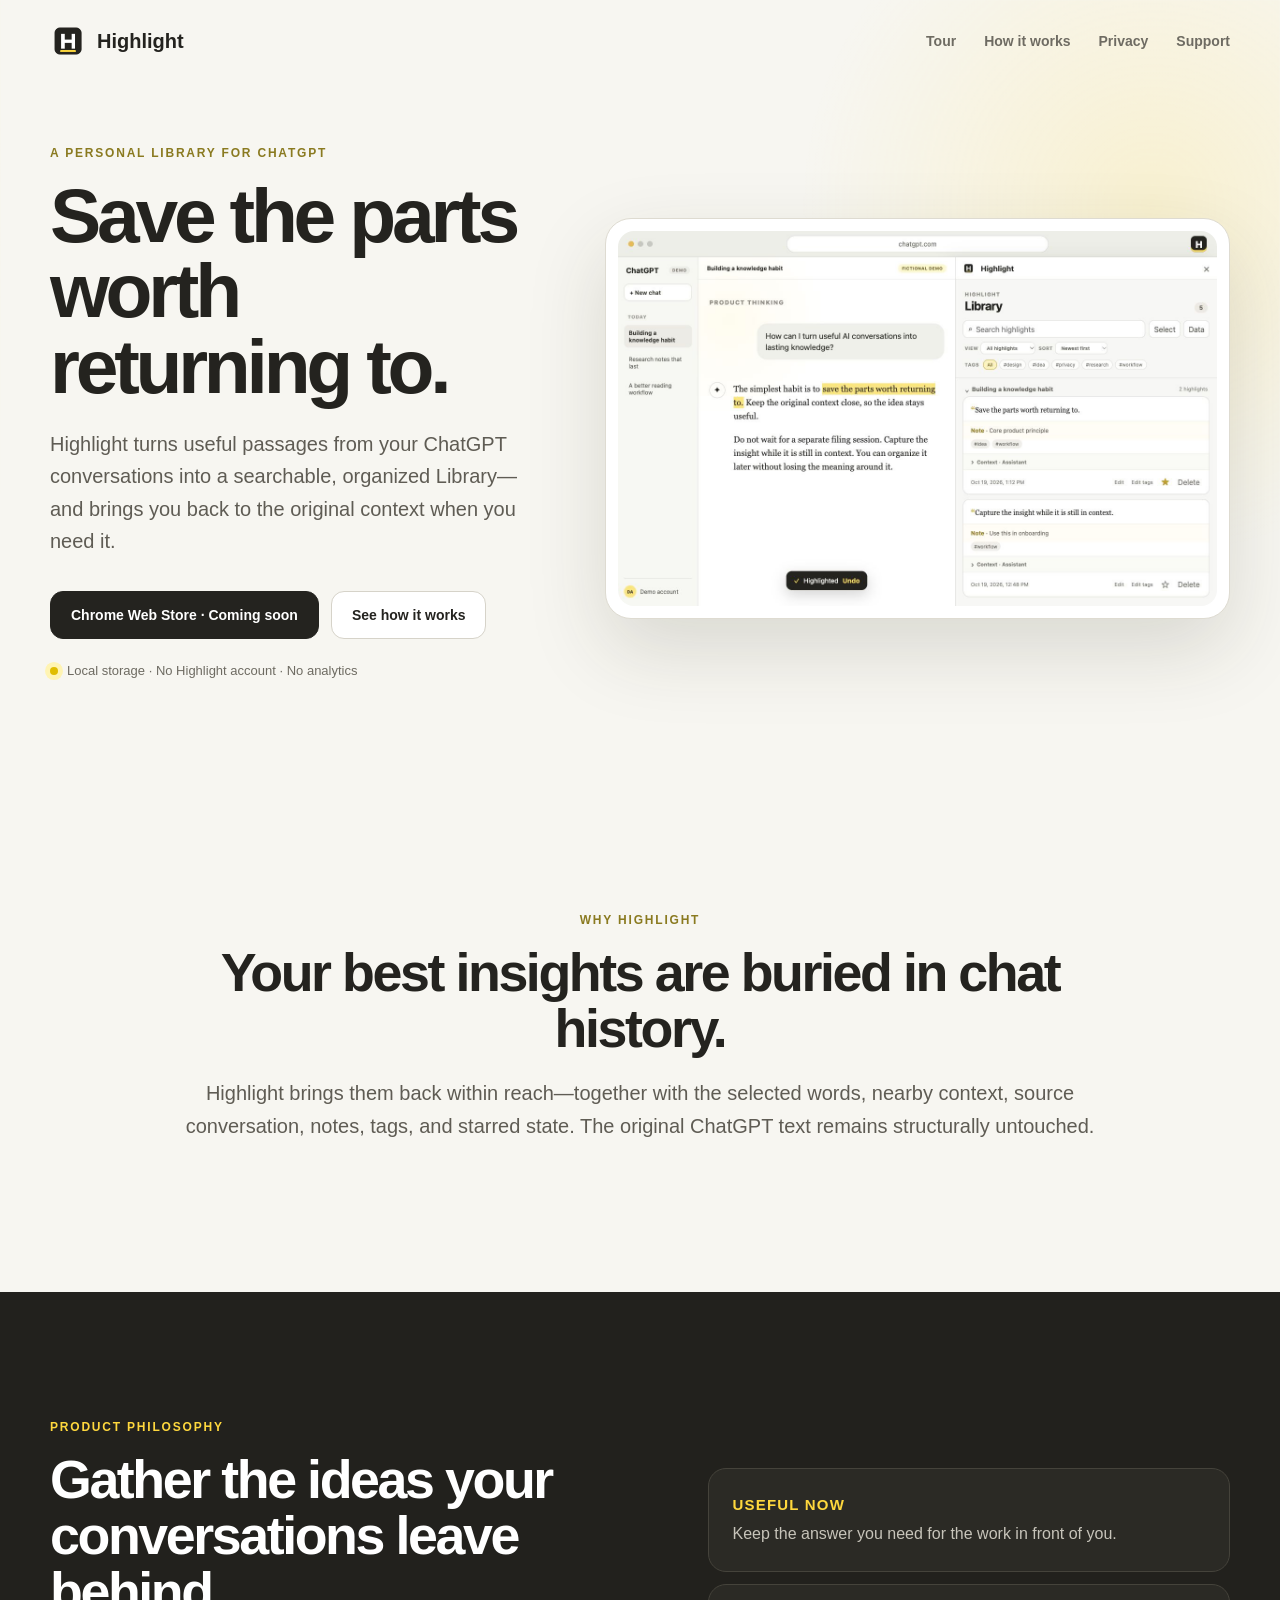
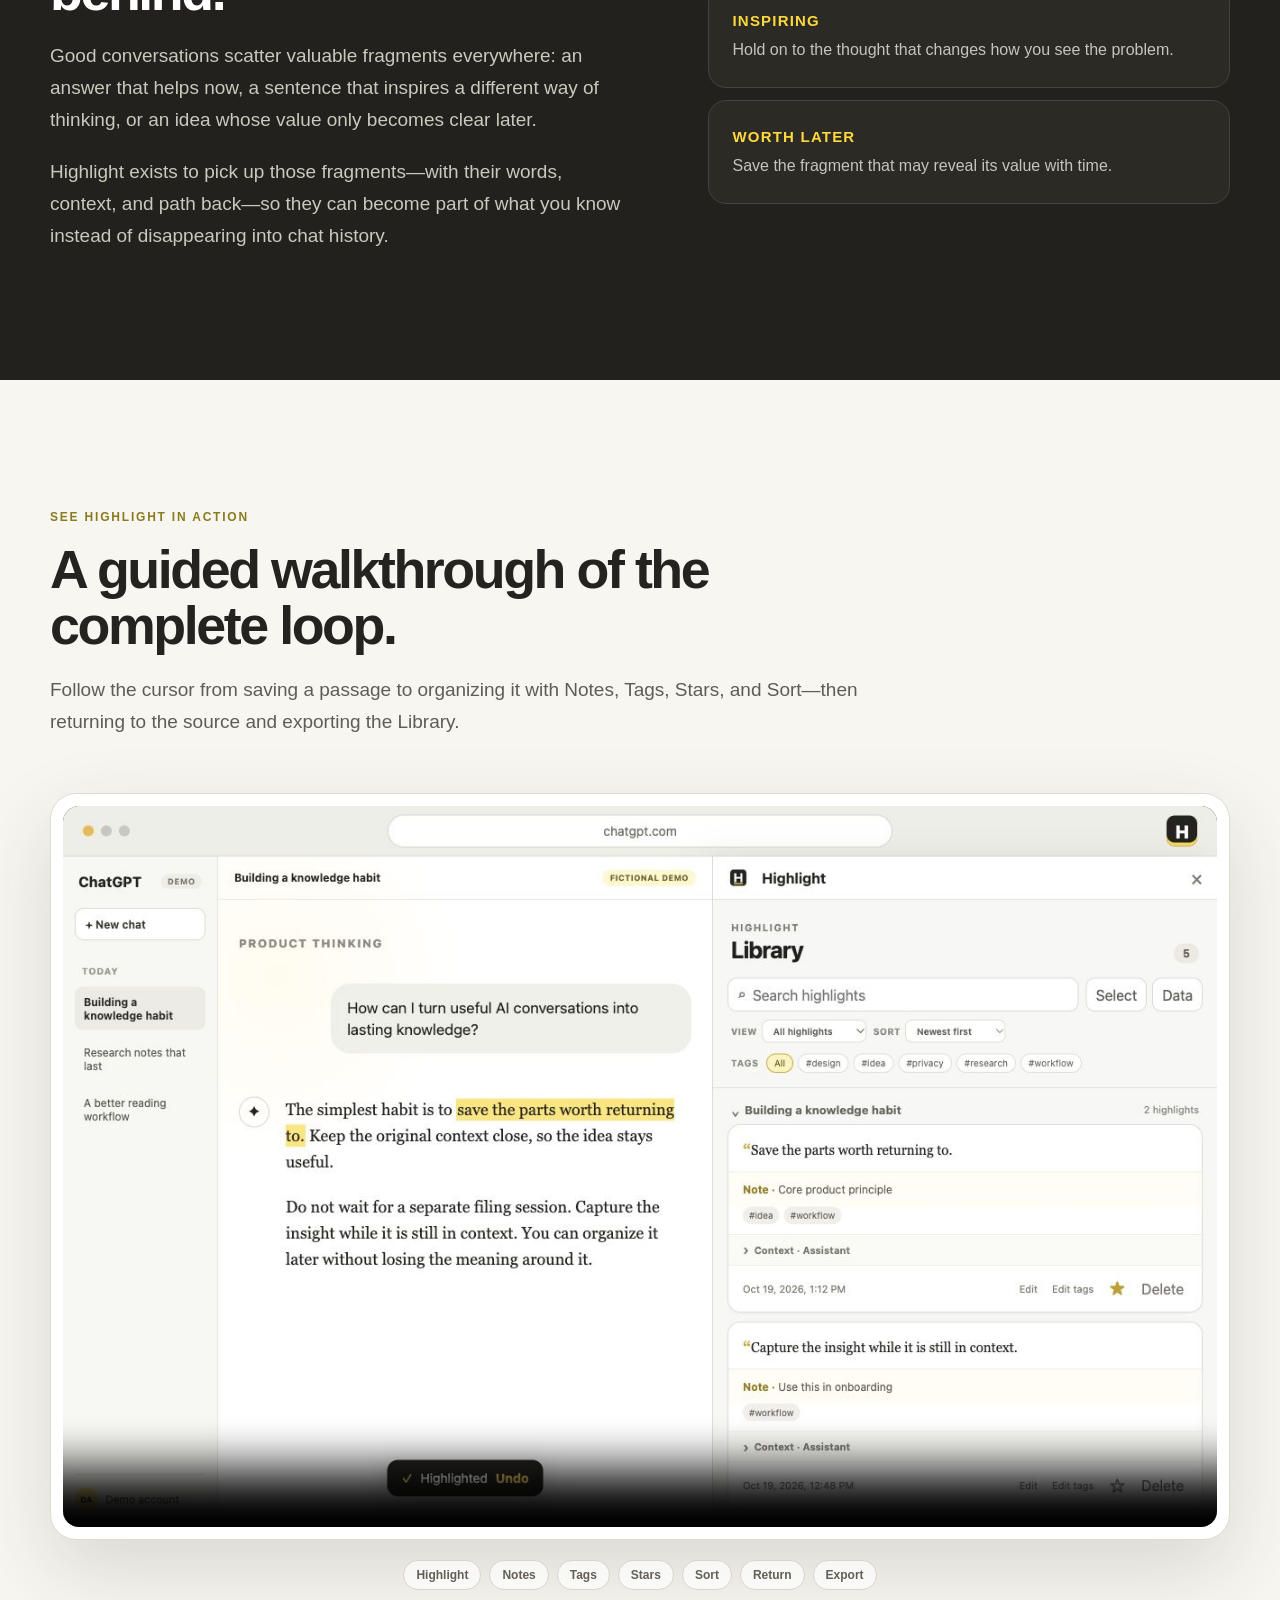
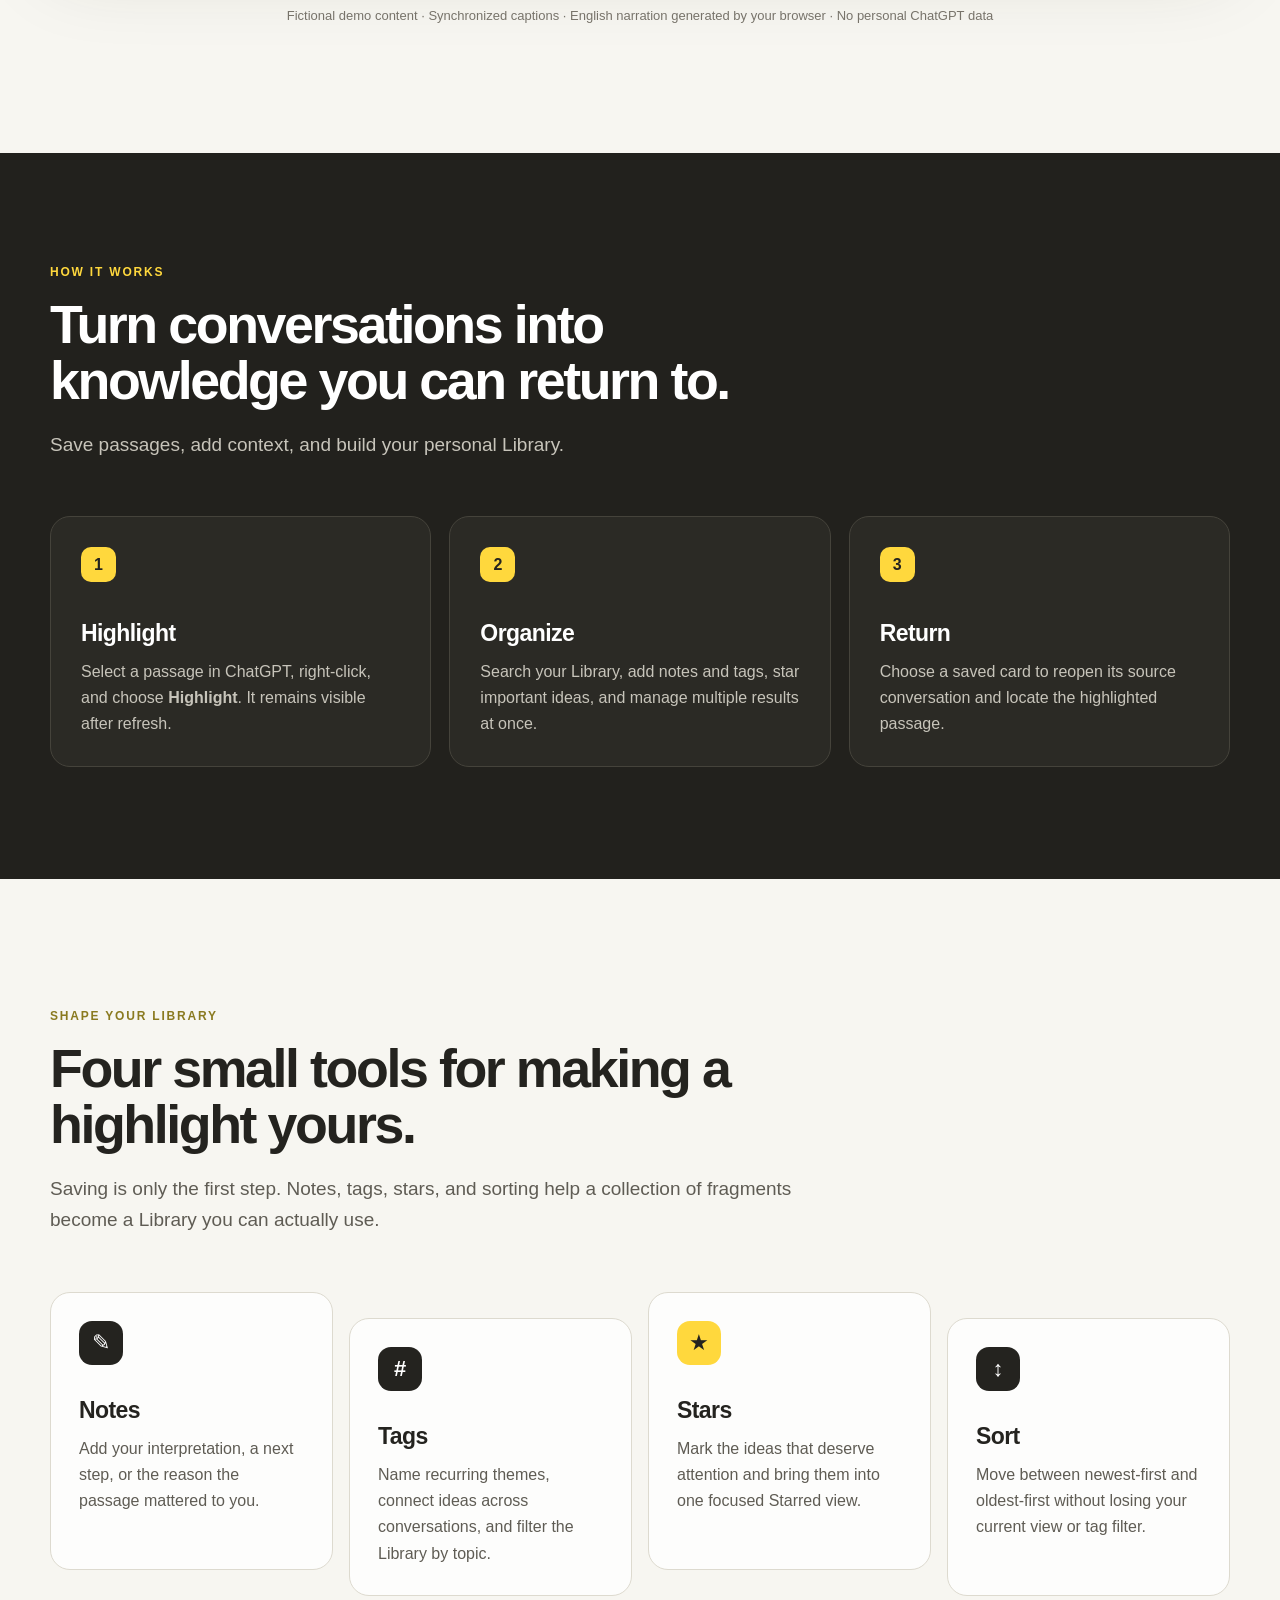
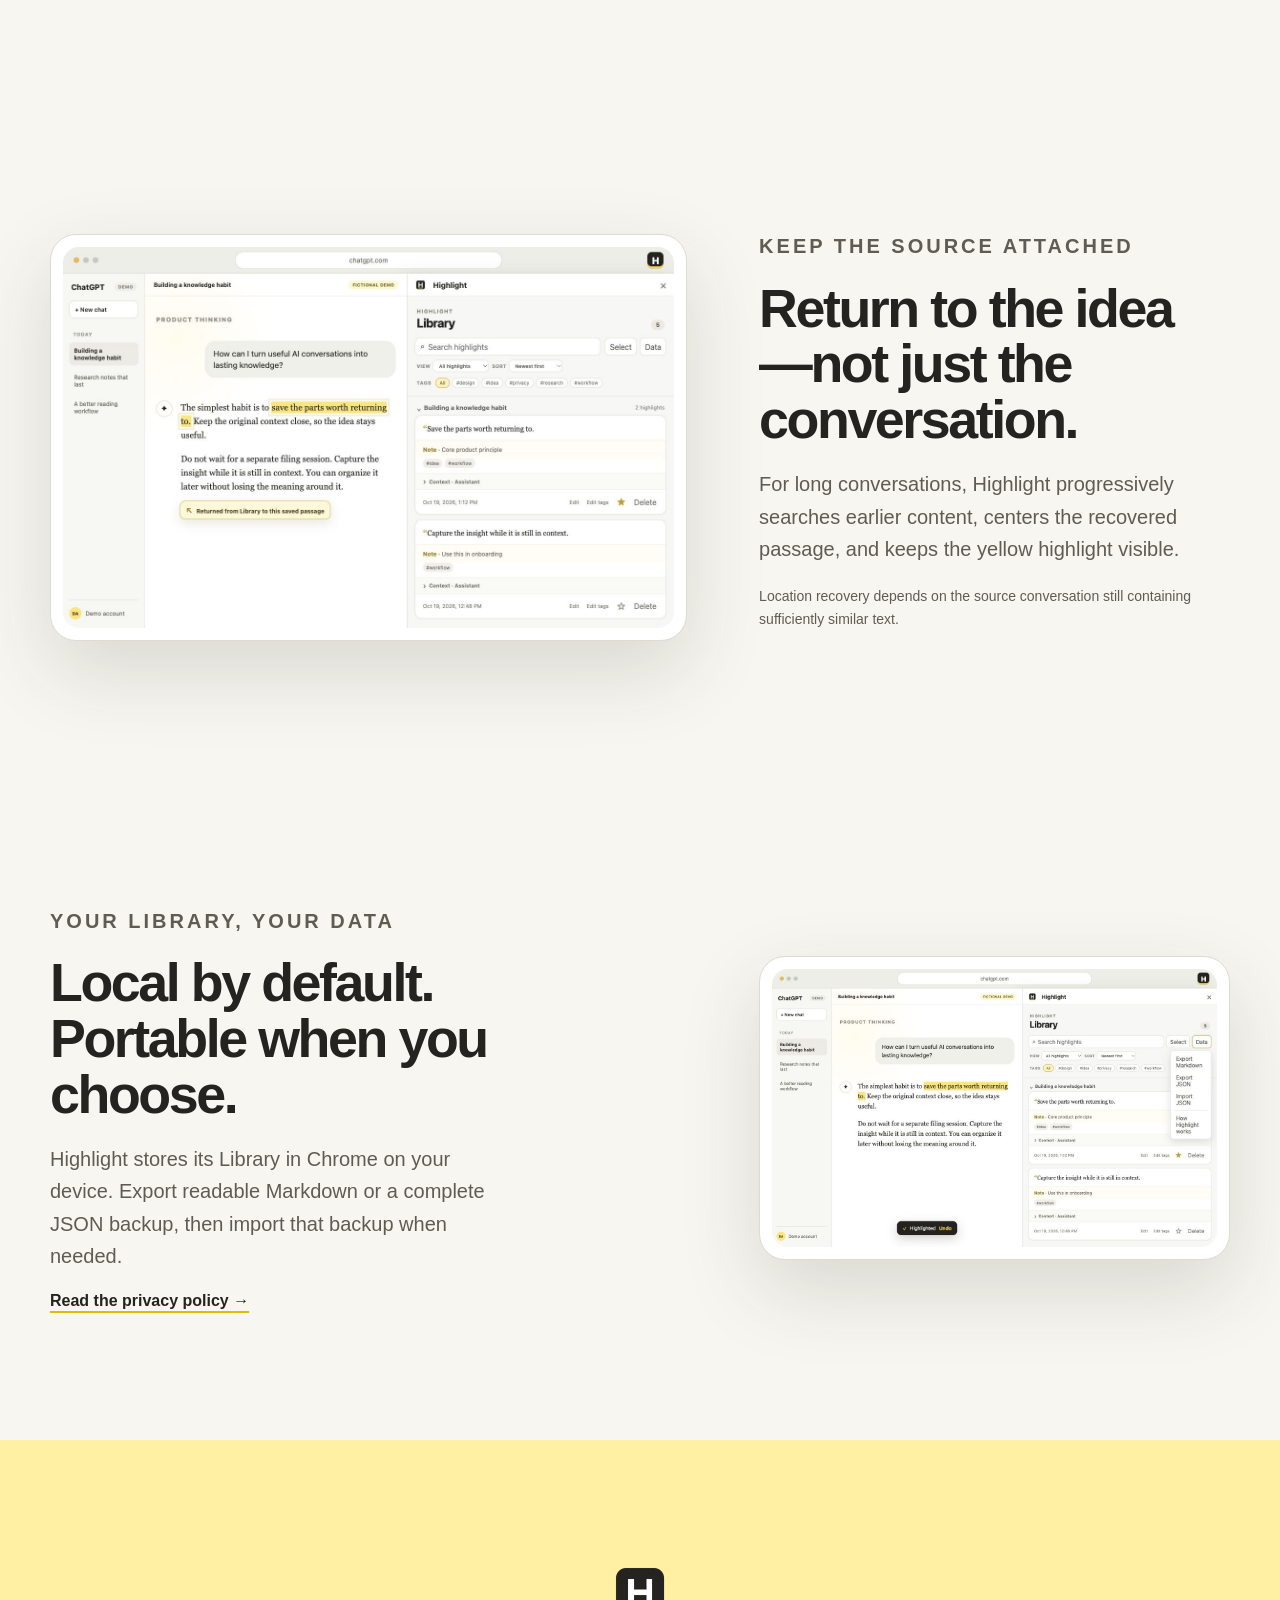
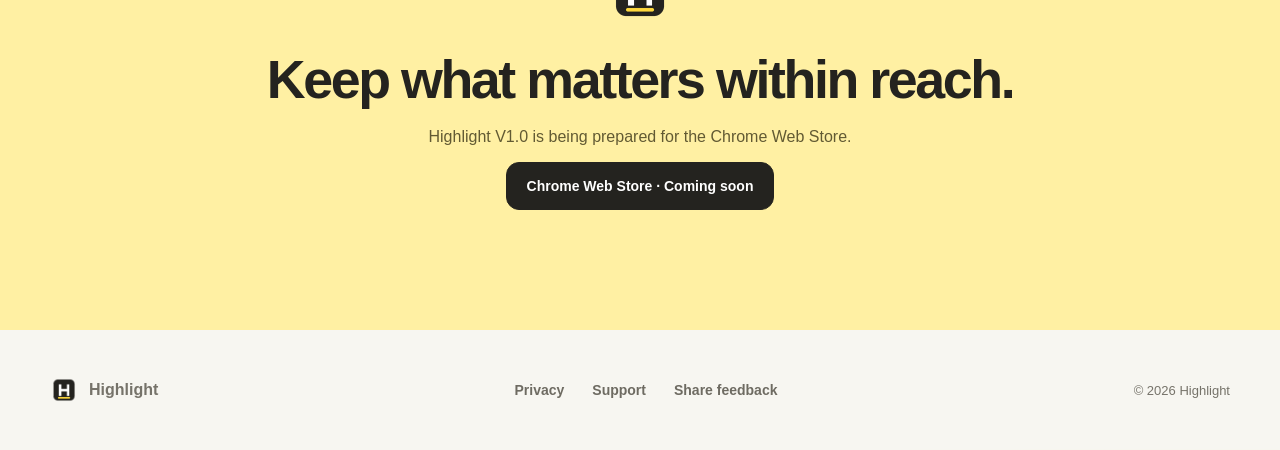
<file: index.html>
<!doctype html>
<html lang="en">
	<head>
		<meta charset="utf-8">
		<meta name="viewport" content="width=device-width, initial-scale=1">
		<meta name="description" content="Highlight saves, organizes, and returns to important passages in your ChatGPT conversations.">
		<title>Highlight — Save the parts worth returning to</title>
		<link rel="icon" href="assets/highlight-128.png">
		<link rel="stylesheet" href="styles.css">
	</head>
	<body>
		<header class="site-header">
			<a class="brand" href="index.html" aria-label="Highlight home">
				<img src="assets/highlight-128.png" alt="">
				<span>Highlight</span>
			</a>
			<nav aria-label="Primary navigation">
				<a href="#tour">Tour</a>
				<a href="#how-it-works">How it works</a>
				<a href="privacy.html">Privacy</a>
				<a href="support.html">Support</a>
			</nav>
		</header>

		<main>
			<section class="hero">
				<div class="hero-copy">
					<p class="eyebrow">A personal Library for ChatGPT</p>
					<h1>Save the parts worth returning to.</h1>
					<p class="lede">Highlight turns useful passages from your ChatGPT conversations into a searchable, organized Library—and brings you back to the original context when you need it.</p>
					<div class="hero-actions">
						<span class="button primary" aria-label="Chrome Web Store availability coming soon">Chrome Web Store · Coming soon</span>
						<a class="button secondary" href="#how-it-works">See how it works</a>
					</div>
					<p class="trust-line"><span></span> Local storage · No Highlight account · No analytics</p>
				</div>
				<div class="hero-visual">
					<img src="assets/library.png" alt="Fictional demonstration of a highlighted ChatGPT passage beside the Highlight Library.">
				</div>
			</section>

			<section class="principle" aria-labelledby="principle-title">
				<p class="eyebrow">Why Highlight</p>
				<h2 id="principle-title">Your best insights are buried in chat history.</h2>
				<p>Highlight brings them back within reach—together with the selected words, nearby context, source conversation, notes, tags, and starred state. The original ChatGPT text remains structurally untouched.</p>
			</section>

			<section class="philosophy" aria-labelledby="philosophy-title">
				<div class="philosophy-copy">
					<p class="eyebrow">Product philosophy</p>
					<h2 id="philosophy-title">Gather the ideas your conversations leave behind.</h2>
					<p>Good conversations scatter valuable fragments everywhere: an answer that helps now, a sentence that inspires a different way of thinking, or an idea whose value only becomes clear later.</p>
					<p>Highlight exists to pick up those fragments—with their words, context, and path back—so they can become part of what you know instead of disappearing into chat history.</p>
				</div>
				<div class="fragment-list" aria-label="Ideas worth keeping">
					<p><span>Useful now</span> Keep the answer you need for the work in front of you.</p>
					<p><span>Inspiring</span> Hold on to the thought that changes how you see the problem.</p>
					<p><span>Worth later</span> Save the fragment that may reveal its value with time.</p>
				</div>
			</section>

			<section class="tour" id="tour" aria-labelledby="tour-title">
				<div class="section-heading">
					<p class="eyebrow">See Highlight in action</p>
					<h2 id="tour-title">A guided walkthrough of the complete loop.</h2>
					<p>Follow the cursor from saving a passage to organizing it with Notes, Tags, Stars, and Sort—then returning to the source and exporting the Library.</p>
				</div>
				<div class="video-frame">
					<video id="product-tour" controls playsinline preload="metadata" poster="assets/library.png">
						<source src="assets/highlight-product-tour.webm?v=3.1" type="video/webm">
						Your browser does not support the Highlight product tour video.
					</video>
				</div>
				<div class="tour-chapters" aria-label="Features shown in the video">
					<span>Highlight</span><span>Notes</span><span>Tags</span><span>Stars</span><span>Sort</span><span>Return</span><span>Export</span>
				</div>
				<p class="tour-note">Fictional demo content · Synchronized captions · English narration generated by your browser · No personal ChatGPT data</p>
			</section>

			<section class="steps" id="how-it-works" aria-labelledby="steps-title">
				<div class="section-heading">
					<p class="eyebrow">How it works</p>
					<h2 id="steps-title">Turn conversations into knowledge you can return to.</h2>
					<p>Save passages, add context, and build your personal Library.</p>
				</div>
				<div class="step-grid">
					<article>
						<span>1</span>
						<h3>Highlight</h3>
						<p>Select a passage in ChatGPT, right-click, and choose <strong>Highlight</strong>. It remains visible after refresh.</p>
					</article>
					<article>
						<span>2</span>
						<h3>Organize</h3>
						<p>Search your Library, add notes and tags, star important ideas, and manage multiple results at once.</p>
					</article>
					<article>
						<span>3</span>
						<h3>Return</h3>
						<p>Choose a saved card to reopen its source conversation and locate the highlighted passage.</p>
					</article>
				</div>
			</section>

			<section class="organize-tools" aria-labelledby="organize-title">
				<div class="section-heading">
					<p class="eyebrow">Shape your Library</p>
					<h2 id="organize-title">Four small tools for making a highlight yours.</h2>
					<p>Saving is only the first step. Notes, tags, stars, and sorting help a collection of fragments become a Library you can actually use.</p>
				</div>
				<div class="tool-grid">
					<article>
						<span class="tool-mark" aria-hidden="true">✎</span>
						<h3>Notes</h3>
						<p>Add your interpretation, a next step, or the reason the passage mattered to you.</p>
					</article>
					<article>
						<span class="tool-mark" aria-hidden="true">#</span>
						<h3>Tags</h3>
						<p>Name recurring themes, connect ideas across conversations, and filter the Library by topic.</p>
					</article>
					<article>
						<span class="tool-mark star" aria-hidden="true">★</span>
						<h3>Stars</h3>
						<p>Mark the ideas that deserve attention and bring them into one focused Starred view.</p>
					</article>
					<article>
						<span class="tool-mark" aria-hidden="true">↕</span>
						<h3>Sort</h3>
						<p>Move between newest-first and oldest-first without losing your current view or tag filter.</p>
					</article>
				</div>
			</section>

			<section class="feature-split">
				<div class="feature-image">
					<img src="assets/return-to-source.png" alt="Fictional demonstration of Highlight returning to an exact saved passage.">
				</div>
				<div class="feature-copy">
					<p class="eyebrow">Keep the source attached</p>
					<h2>Return to the idea—not just the conversation.</h2>
					<p>For long conversations, Highlight progressively searches earlier content, centers the recovered passage, and keeps the yellow highlight visible.</p>
					<p class="fine-print">Location recovery depends on the source conversation still containing sufficiently similar text.</p>
				</div>
			</section>

			<section class="feature-split reverse">
				<div class="feature-image">
					<img src="assets/data-backup.png" alt="Fictional demonstration of Highlight's Markdown export, JSON export, and JSON import controls.">
				</div>
				<div class="feature-copy">
					<p class="eyebrow">Your Library, your data</p>
					<h2>Local by default. Portable when you choose.</h2>
					<p>Highlight stores its Library in Chrome on your device. Export readable Markdown or a complete JSON backup, then import that backup when needed.</p>
					<a class="text-link" href="privacy.html">Read the privacy policy <span aria-hidden="true">→</span></a>
				</div>
			</section>

			<section class="closing">
				<img src="assets/highlight-128.png" alt="">
				<h2>Keep what matters within reach.</h2>
				<p>Highlight V1.0 is being prepared for the Chrome Web Store.</p>
				<span class="button primary">Chrome Web Store · Coming soon</span>
			</section>
		</main>

		<footer>
			<div class="brand compact"><img src="assets/highlight-128.png" alt=""><span>Highlight</span></div>
			<div>
				<a href="privacy.html">Privacy</a>
				<a href="support.html">Support</a>
				<a href="support.html#feedback">Share feedback</a>
			</div>
			<p>© 2026 Highlight</p>
		</footer>
		<script src="tour.js?v=3.2"></script>
	</body>
</html>
</file>
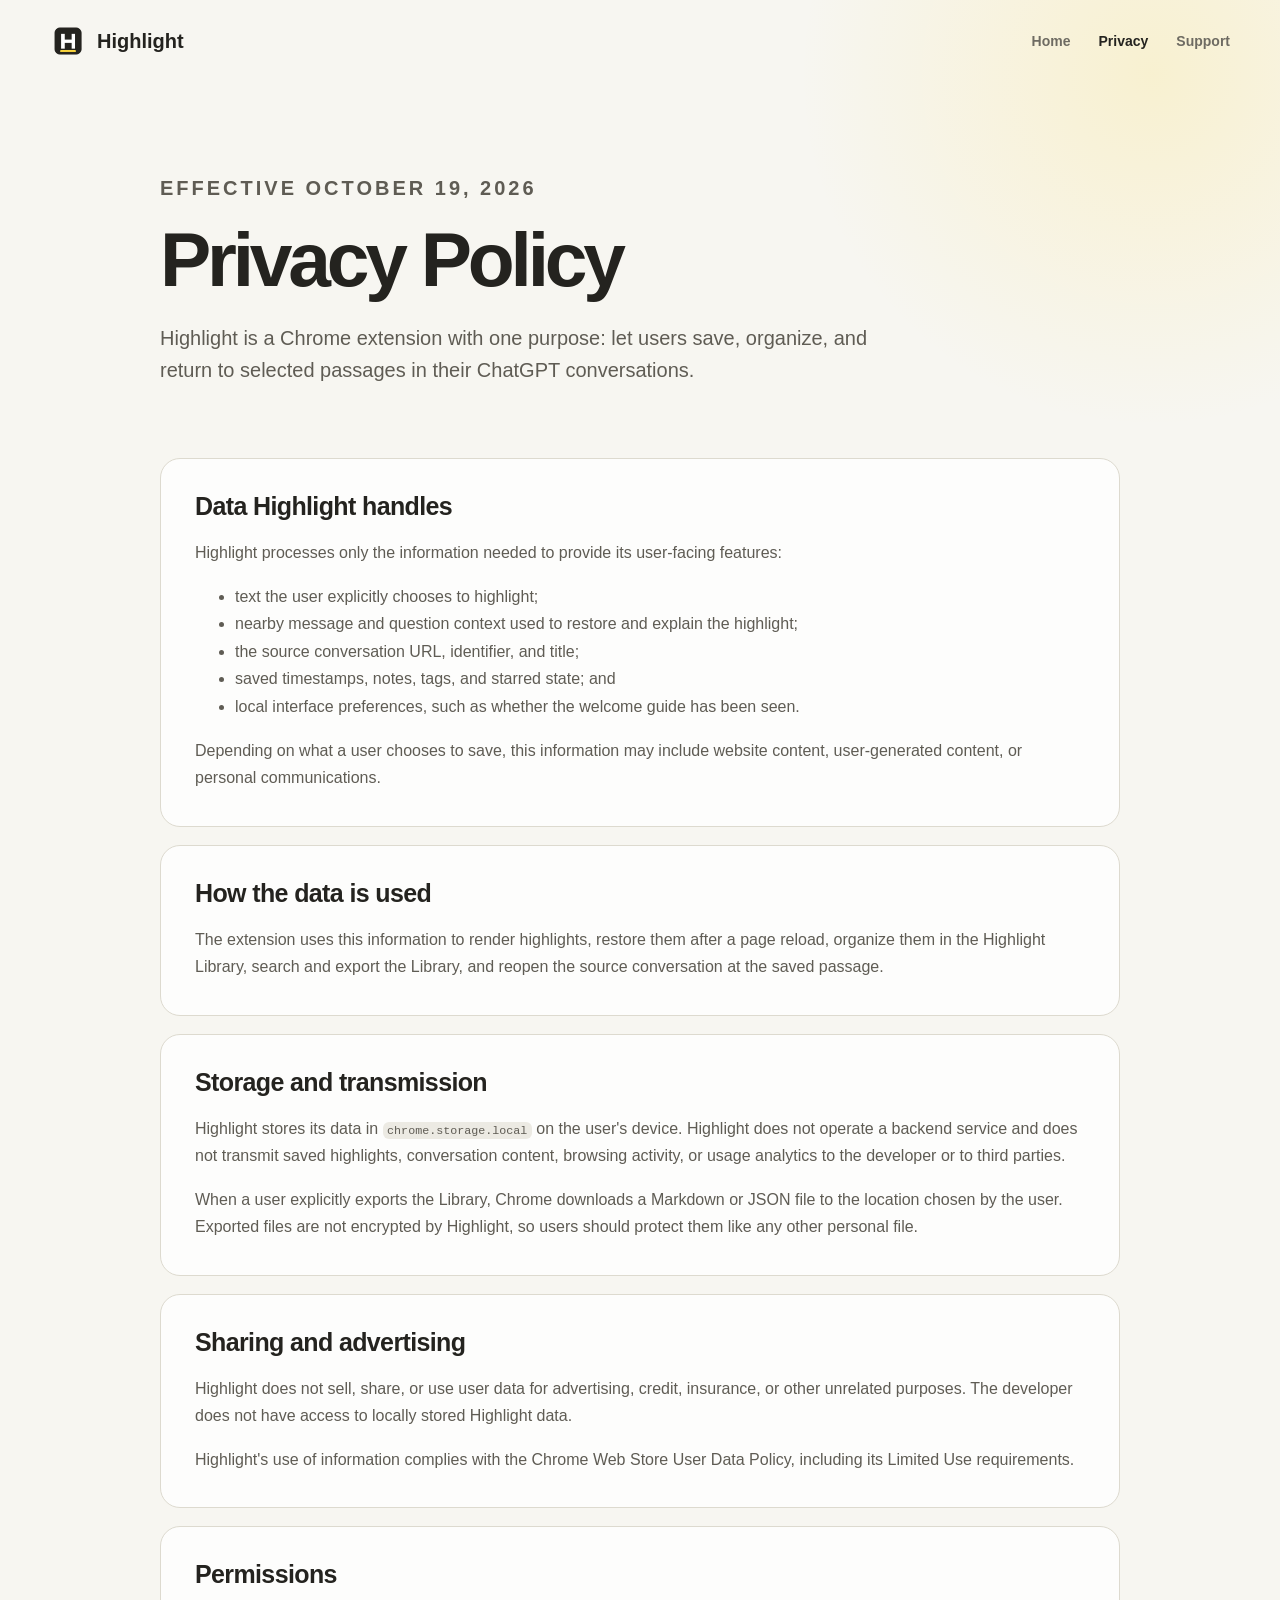
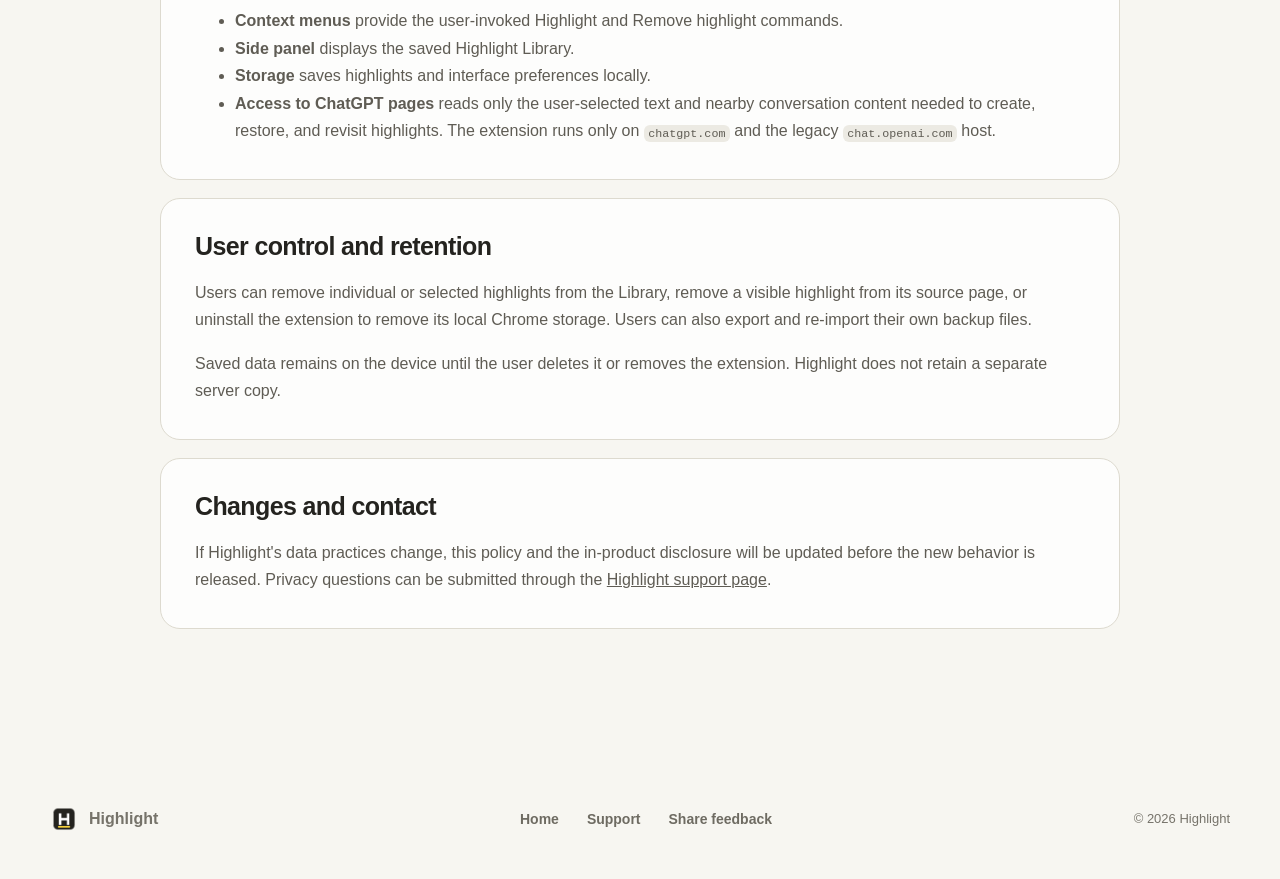
<file: privacy.html>
<!doctype html>
<html lang="en">
	<head>
		<meta charset="utf-8">
		<meta name="viewport" content="width=device-width, initial-scale=1">
		<meta name="description" content="Highlight privacy policy.">
		<title>Privacy — Highlight</title>
		<link rel="icon" href="assets/highlight-128.png">
		<link rel="stylesheet" href="styles.css">
	</head>
	<body>
		<header class="site-header">
			<a class="brand" href="index.html"><img src="assets/highlight-128.png" alt=""><span>Highlight</span></a>
			<nav aria-label="Primary navigation"><a href="index.html">Home</a><a aria-current="page" href="privacy.html">Privacy</a><a href="support.html">Support</a></nav>
		</header>

		<main class="document-page">
			<div class="document-heading">
				<p class="eyebrow">Effective October 19, 2026</p>
				<h1>Privacy Policy</h1>
				<p>Highlight is a Chrome extension with one purpose: let users save, organize, and return to selected passages in their ChatGPT conversations.</p>
			</div>

			<article class="policy">
				<section>
					<h2>Data Highlight handles</h2>
					<p>Highlight processes only the information needed to provide its user-facing features:</p>
					<ul>
						<li>text the user explicitly chooses to highlight;</li>
						<li>nearby message and question context used to restore and explain the highlight;</li>
						<li>the source conversation URL, identifier, and title;</li>
						<li>saved timestamps, notes, tags, and starred state; and</li>
						<li>local interface preferences, such as whether the welcome guide has been seen.</li>
					</ul>
					<p>Depending on what a user chooses to save, this information may include website content, user-generated content, or personal communications.</p>
				</section>

				<section>
					<h2>How the data is used</h2>
					<p>The extension uses this information to render highlights, restore them after a page reload, organize them in the Highlight Library, search and export the Library, and reopen the source conversation at the saved passage.</p>
				</section>

				<section>
					<h2>Storage and transmission</h2>
					<p>Highlight stores its data in <code>chrome.storage.local</code> on the user's device. Highlight does not operate a backend service and does not transmit saved highlights, conversation content, browsing activity, or usage analytics to the developer or to third parties.</p>
					<p>When a user explicitly exports the Library, Chrome downloads a Markdown or JSON file to the location chosen by the user. Exported files are not encrypted by Highlight, so users should protect them like any other personal file.</p>
				</section>

				<section>
					<h2>Sharing and advertising</h2>
					<p>Highlight does not sell, share, or use user data for advertising, credit, insurance, or other unrelated purposes. The developer does not have access to locally stored Highlight data.</p>
					<p>Highlight's use of information complies with the Chrome Web Store User Data Policy, including its Limited Use requirements.</p>
				</section>

				<section>
					<h2>Permissions</h2>
					<ul>
						<li><strong>Context menus</strong> provide the user-invoked Highlight and Remove highlight commands.</li>
						<li><strong>Side panel</strong> displays the saved Highlight Library.</li>
						<li><strong>Storage</strong> saves highlights and interface preferences locally.</li>
						<li><strong>Access to ChatGPT pages</strong> reads only the user-selected text and nearby conversation content needed to create, restore, and revisit highlights. The extension runs only on <code>chatgpt.com</code> and the legacy <code>chat.openai.com</code> host.</li>
					</ul>
				</section>

				<section>
					<h2>User control and retention</h2>
					<p>Users can remove individual or selected highlights from the Library, remove a visible highlight from its source page, or uninstall the extension to remove its local Chrome storage. Users can also export and re-import their own backup files.</p>
					<p>Saved data remains on the device until the user deletes it or removes the extension. Highlight does not retain a separate server copy.</p>
				</section>

				<section>
					<h2>Changes and contact</h2>
					<p>If Highlight's data practices change, this policy and the in-product disclosure will be updated before the new behavior is released. Privacy questions can be submitted through the <a href="support.html">Highlight support page</a>.</p>
				</section>
			</article>
		</main>

		<footer><div class="brand compact"><img src="assets/highlight-128.png" alt=""><span>Highlight</span></div><div><a href="index.html">Home</a><a href="support.html">Support</a><a href="support.html#feedback">Share feedback</a></div><p>© 2026 Highlight</p></footer>
	</body>
</html>
</file>
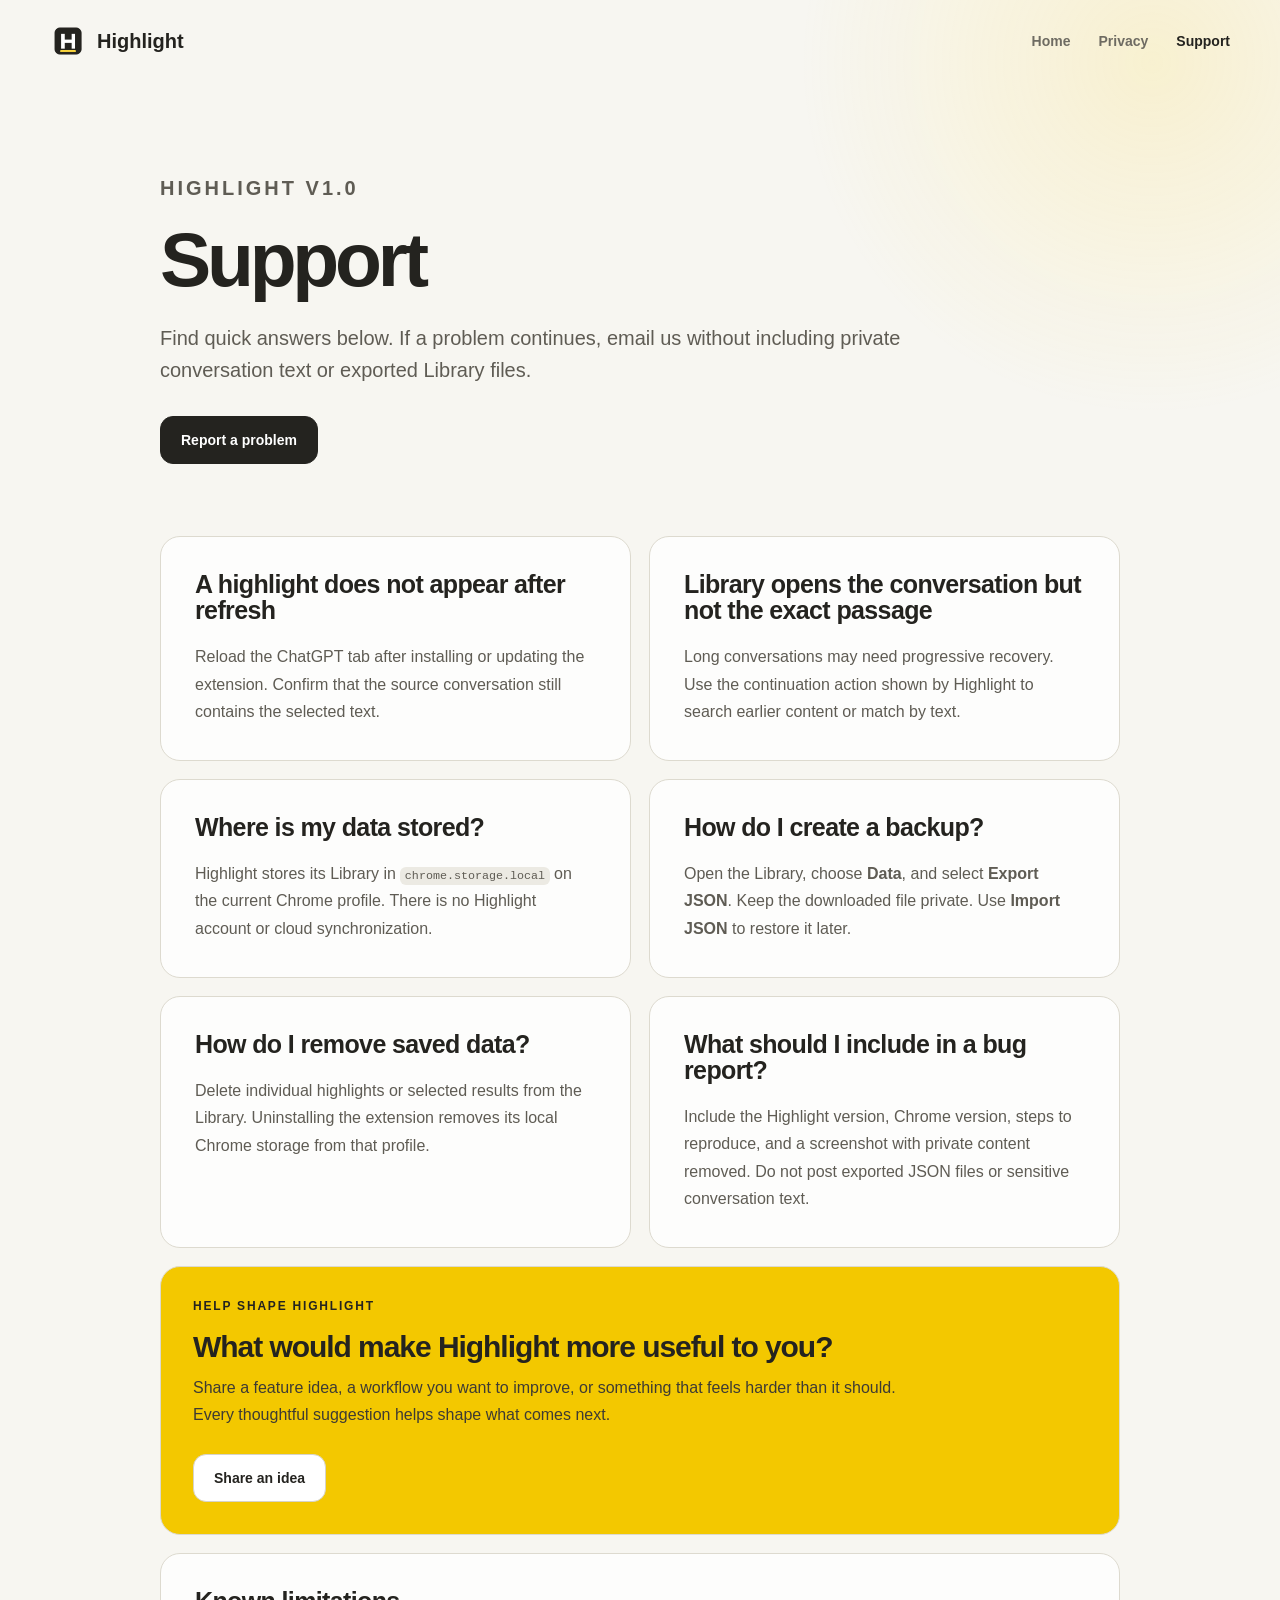
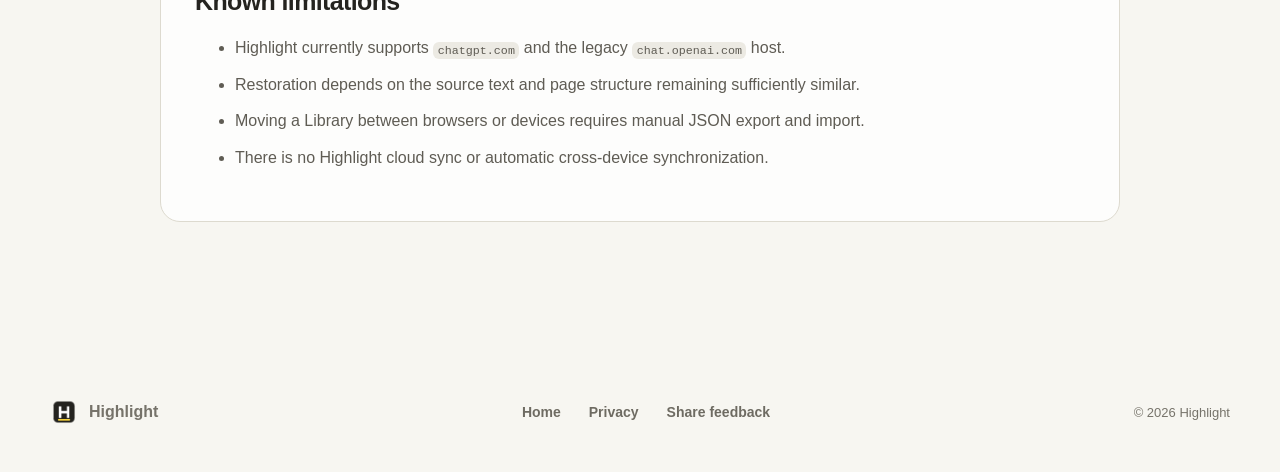
<file: support.html>
<!doctype html>
<html lang="en">
	<head>
		<meta charset="utf-8">
		<meta name="viewport" content="width=device-width, initial-scale=1">
		<meta name="description" content="Support and troubleshooting for Highlight.">
		<title>Support — Highlight</title>
		<link rel="icon" href="assets/highlight-128.png">
		<link rel="stylesheet" href="styles.css">
	</head>
	<body>
		<header class="site-header">
			<a class="brand" href="index.html"><img src="assets/highlight-128.png" alt=""><span>Highlight</span></a>
			<nav aria-label="Primary navigation"><a href="index.html">Home</a><a href="privacy.html">Privacy</a><a aria-current="page" href="support.html">Support</a></nav>
		</header>

		<main class="document-page">
			<div class="document-heading">
				<p class="eyebrow">Highlight V1.0</p>
				<h1>Support</h1>
				<p>Find quick answers below. If a problem continues, email us without including private conversation text or exported Library files.</p>
				<a class="button primary" href="mailto:plutoccy@gmail.com?subject=Highlight%20support">Report a problem</a>
			</div>

			<div class="faq-grid">
				<article>
					<h2>A highlight does not appear after refresh</h2>
					<p>Reload the ChatGPT tab after installing or updating the extension. Confirm that the source conversation still contains the selected text.</p>
				</article>
				<article>
					<h2>Library opens the conversation but not the exact passage</h2>
					<p>Long conversations may need progressive recovery. Use the continuation action shown by Highlight to search earlier content or match by text.</p>
				</article>
				<article>
					<h2>Where is my data stored?</h2>
					<p>Highlight stores its Library in <code>chrome.storage.local</code> on the current Chrome profile. There is no Highlight account or cloud synchronization.</p>
				</article>
				<article>
					<h2>How do I create a backup?</h2>
					<p>Open the Library, choose <strong>Data</strong>, and select <strong>Export JSON</strong>. Keep the downloaded file private. Use <strong>Import JSON</strong> to restore it later.</p>
				</article>
				<article>
					<h2>How do I remove saved data?</h2>
					<p>Delete individual highlights or selected results from the Library. Uninstalling the extension removes its local Chrome storage from that profile.</p>
				</article>
				<article>
					<h2>What should I include in a bug report?</h2>
					<p>Include the Highlight version, Chrome version, steps to reproduce, and a screenshot with private content removed. Do not post exported JSON files or sensitive conversation text.</p>
				</article>
			</div>

			<section class="feedback-note" id="feedback">
				<p class="eyebrow">Help shape Highlight</p>
				<h2>What would make Highlight more useful to you?</h2>
				<p>Share a feature idea, a workflow you want to improve, or something that feels harder than it should. Every thoughtful suggestion helps shape what comes next.</p>
				<a class="button secondary" href="mailto:plutoccy@gmail.com?subject=Highlight%20feedback">Share an idea</a>
			</section>

			<section class="support-note">
				<h2>Known limitations</h2>
				<ul>
					<li>Highlight currently supports <code>chatgpt.com</code> and the legacy <code>chat.openai.com</code> host.</li>
					<li>Restoration depends on the source text and page structure remaining sufficiently similar.</li>
					<li>Moving a Library between browsers or devices requires manual JSON export and import.</li>
					<li>There is no Highlight cloud sync or automatic cross-device synchronization.</li>
				</ul>
			</section>
		</main>

		<footer><div class="brand compact"><img src="assets/highlight-128.png" alt=""><span>Highlight</span></div><div><a href="index.html">Home</a><a href="privacy.html">Privacy</a><a href="#feedback">Share feedback</a></div><p>© 2026 Highlight</p></footer>
	</body>
</html>
</file>
<file: styles.css>
:root {
	color-scheme: light;
	font-family: Inter, ui-sans-serif, -apple-system, BlinkMacSystemFont, "Segoe UI", sans-serif;
	color: #24231f;
	background: #f7f6f1;
	font-synthesis: none;
}

* { box-sizing: border-box; }

html { scroll-behavior: smooth; }

body {
	margin: 0;
	background:
		radial-gradient(circle at 90% 3%, rgba(255, 216, 61, .18), transparent 22rem),
		#f7f6f1;
	color: #24231f;
}

a { color: inherit; }

img { display: block; max-width: 100%; }

.site-header,
footer {
	display: flex;
	align-items: center;
	justify-content: space-between;
	width: min(1180px, calc(100% - 40px));
	margin: 0 auto;
}

.site-header { min-height: 82px; }

.brand {
	display: inline-flex;
	align-items: center;
	gap: 11px;
	font-size: 20px;
	font-weight: 800;
	text-decoration: none;
}

.brand img { width: 36px; height: 36px; border-radius: 10px; }
.brand.compact { font-size: 16px; }
.brand.compact img { width: 28px; height: 28px; border-radius: 8px; }

nav,
footer div:nth-child(2) { display: flex; align-items: center; gap: 28px; }

nav a,
footer a {
	color: #6e6b62;
	font-size: 14px;
	font-weight: 650;
	text-decoration: none;
}

nav a:hover,
nav a[aria-current="page"],
footer a:hover { color: #24231f; }

.hero {
	display: grid;
	grid-template-columns: .88fr 1.12fr;
	gap: 64px;
	align-items: center;
	width: min(1180px, calc(100% - 40px));
	min-height: 690px;
	margin: 0 auto;
	padding: 64px 0 92px;
}

.eyebrow {
	margin: 0 0 18px;
	color: #8a7a20;
	font-size: 12px;
	font-weight: 800;
	letter-spacing: .15em;
	text-transform: uppercase;
}

h1,
h2,
h3,
p { margin-top: 0; }

h1 {
	max-width: 760px;
	margin-bottom: 24px;
	font-size: clamp(48px, 6vw, 78px);
	line-height: .98;
	letter-spacing: -.055em;
}

h2 {
	margin-bottom: 20px;
	font-size: clamp(34px, 4.2vw, 56px);
	line-height: 1.04;
	letter-spacing: -.045em;
}

h3 { margin-bottom: 12px; font-size: 23px; letter-spacing: -.025em; }

.lede,
.principle > p:last-child,
.feature-copy > p,
.document-heading > p {
	color: #5f5c54;
	font-size: 20px;
	line-height: 1.62;
}

.hero-actions { display: flex; flex-wrap: wrap; gap: 12px; margin: 34px 0 24px; }

.button {
	display: inline-flex;
	align-items: center;
	justify-content: center;
	min-height: 48px;
	padding: 0 20px;
	border: 1px solid #d6d3c9;
	border-radius: 13px;
	font-size: 14px;
	font-weight: 760;
	text-decoration: none;
}

.button.primary { border-color: #24231f; background: #24231f; color: #fff; }
.button.secondary { background: #fff; }

.trust-line { display: flex; align-items: center; gap: 9px; color: #6e6b62; font-size: 13px; }
.trust-line span { width: 8px; height: 8px; border-radius: 50%; background: #e0bd00; box-shadow: 0 0 0 5px #fff4b3; }

.hero-visual,
.feature-image {
	padding: 12px;
	border: 1px solid #dedbd1;
	border-radius: 26px;
	background: #fff;
	box-shadow: 0 30px 80px rgba(49, 45, 24, .15);
}

.hero-visual img,
.feature-image img { border-radius: 16px; }

.principle {
	width: min(920px, calc(100% - 40px));
	margin: 0 auto;
	padding: 130px 0;
	text-align: center;
}

.philosophy {
	display: grid;
	grid-template-columns: 1.05fr .95fr;
	gap: 80px;
	align-items: center;
	padding: 128px max(20px, calc((100% - 1180px) / 2));
	background: #22211d;
	color: #fff;
}

.philosophy .eyebrow { color: #ffd83d; }
.philosophy-copy { max-width: 650px; }
.philosophy-copy > p:not(.eyebrow) { color: #cbc8bd; font-size: 19px; line-height: 1.7; }
.philosophy-copy > p:last-child { margin-bottom: 0; }
.fragment-list { display: grid; gap: 12px; }
.fragment-list p {
	margin: 0;
	padding: 24px;
	border: 1px solid #45433b;
	border-radius: 18px;
	background: #2b2a25;
	color: #c7c4ba;
	line-height: 1.55;
}
.fragment-list span { display: block; margin-bottom: 6px; color: #ffd83d; font-size: 15px; font-weight: 850; text-transform: uppercase; letter-spacing: .08em; }

.tour {
	width: min(1180px, calc(100% - 40px));
	margin: 0 auto;
	padding: 130px 0;
}

.tour .section-heading { max-width: 820px; }
.tour .section-heading > p:last-child,
.organize-tools .section-heading > p:last-child { color: #5f5c54; font-size: 19px; line-height: 1.65; }
.video-frame { padding: 12px; border: 1px solid #dedbd1; border-radius: 26px; background: #fff; box-shadow: 0 30px 80px rgba(49, 45, 24, .15); }
.video-frame video { display: block; width: 100%; border-radius: 16px; background: #24231f; }
.tour-chapters { display: flex; flex-wrap: wrap; justify-content: center; gap: 8px; margin-top: 20px; }
.tour-chapters span { padding: 7px 12px; border: 1px solid #d9d5c9; border-radius: 999px; background: rgba(255,255,255,.72); color: #625f56; font-size: 12px; font-weight: 750; }
.tour-note { margin: 18px 0 0; color: #77736a; font-size: 13px; text-align: center; }

.steps {
	padding: 112px max(20px, calc((100% - 1180px) / 2));
	background: #22211d;
	color: #fff;
}

.section-heading { max-width: 760px; margin-bottom: 56px; }
.steps .eyebrow { color: #ffd83d; }
.steps .section-heading > p:last-child { color: #c7c4ba; font-size: 19px; line-height: 1.65; }

.step-grid { display: grid; grid-template-columns: repeat(3, 1fr); gap: 18px; }
.step-grid article { padding: 30px; border: 1px solid #45433b; border-radius: 20px; background: #2b2a25; }
.step-grid article > span { display: grid; place-items: center; width: 35px; height: 35px; margin-bottom: 38px; border-radius: 10px; background: #ffd83d; color: #24231f; font-weight: 850; }
.step-grid p { margin: 0; color: #c7c4ba; line-height: 1.6; }

.organize-tools {
	width: min(1180px, calc(100% - 40px));
	margin: 0 auto;
	padding: 130px 0;
}

.tool-grid { display: grid; grid-template-columns: repeat(4, 1fr); gap: 16px; }
.tool-grid article { padding: 28px; border: 1px solid #dddacf; border-radius: 20px; background: rgba(255, 255, 255, .78); }
.tool-grid article:nth-child(2),
.tool-grid article:nth-child(4) { transform: translateY(26px); }
.tool-grid p { margin: 0; color: #5f5c54; line-height: 1.65; }
.tool-mark { display: grid; place-items: center; width: 44px; height: 44px; margin-bottom: 32px; border-radius: 13px; background: #24231f; color: #fff; font-size: 22px; font-weight: 850; }
.tool-mark.star { background: #ffd83d; color: #24231f; }

.feature-split {
	display: grid;
	grid-template-columns: 1.15fr .85fr;
	gap: 72px;
	align-items: center;
	width: min(1180px, calc(100% - 40px));
	margin: 0 auto;
	padding: 130px 0;
}

.feature-split.reverse .feature-image { order: 2; }
.feature-copy { max-width: 460px; }
.fine-print { font-size: 14px !important; }
.text-link { font-weight: 800; text-decoration-color: #e0bd00; text-decoration-thickness: 2px; text-underline-offset: 5px; }

.closing { padding: 120px 20px; background: #fff0a3; text-align: center; }
.closing img { width: 64px; height: 64px; margin: 0 auto 28px; border-radius: 17px; }
.closing p { color: #625a33; }

footer { min-height: 120px; color: #76736a; font-size: 13px; }
footer p { margin: 0; }

.document-page {
	width: min(960px, calc(100% - 40px));
	margin: 0 auto;
	padding: 90px 0 130px;
}

.document-heading { max-width: 760px; margin-bottom: 72px; }
.document-heading .button { margin-top: 10px; }
.policy { display: grid; gap: 18px; }
.policy section,
.faq-grid article,
.support-note {
	padding: 34px;
	border: 1px solid #dddacf;
	border-radius: 20px;
	background: rgba(255, 255, 255, .78);
}

.policy h2,
.faq-grid h2,
.support-note h2 { font-size: 25px; letter-spacing: -.025em; }
.policy p,
.policy li,
.faq-grid p,
.support-note li { color: #5f5c54; line-height: 1.72; }
.policy section > :last-child,
.faq-grid article > :last-child { margin-bottom: 0; }

code { padding: .14em .38em; border-radius: 6px; background: #eceae3; font-size: .9em; }

.faq-grid { display: grid; grid-template-columns: 1fr 1fr; gap: 18px; }
.feedback-note {
	margin-top: 18px;
	padding: 32px;
	border: 1px solid #dddacf;
	border-radius: 20px;
	background: #f3c800;
}
.feedback-note .eyebrow { color: #24231f; }
.feedback-note h2 { margin: 8px 0 12px; font-size: 30px; letter-spacing: -.035em; }
.feedback-note > p:not(.eyebrow) { max-width: 720px; color: #3e3b33; line-height: 1.7; }
.feedback-note .button { margin-top: 10px; }
.support-note { margin-top: 18px; }
.support-note li + li { margin-top: 9px; }

@media (max-width: 860px) {
	.site-header { align-items: flex-start; padding: 20px 0; }
	nav { flex-wrap: wrap; justify-content: flex-end; gap: 14px 20px; }
	.hero,
	.feature-split,
	.philosophy { grid-template-columns: 1fr; }
	.hero { gap: 46px; padding-top: 72px; }
	.feature-split.reverse .feature-image { order: initial; }
	.step-grid,
	.faq-grid,
	.tool-grid { grid-template-columns: 1fr 1fr; }
	.tool-grid article:nth-child(2),
	.tool-grid article:nth-child(4) { transform: none; }
	footer { align-items: flex-start; gap: 20px; padding: 36px 0; }
	footer div:nth-child(2) { flex-direction: column; align-items: flex-start; gap: 10px; }
}

@media (max-width: 560px) {
	.site-header,
	footer { width: min(100% - 28px, 1180px); }
	.site-header { display: grid; gap: 18px; }
	footer { flex-direction: column; }
	nav { justify-content: flex-start; }
	.hero,
	.feature-split,
	.principle,
	.tour,
	.organize-tools,
	.document-page { width: min(100% - 28px, 1180px); }
	.philosophy { padding: 92px 14px; }
	.hero { min-height: auto; }
	h1 { font-size: 48px; }
	.tool-grid { grid-template-columns: 1fr; }
	.faq-grid { grid-template-columns: 1fr; }
	.step-grid article,
	.tool-grid article,
	.policy section,
	.faq-grid article,
	.support-note,
	.feedback-note { padding: 24px; }
	.hero-actions { align-items: stretch; flex-direction: column; }
}

@media (prefers-reduced-motion: reduce) {
	html { scroll-behavior: auto; }
}
</file>
